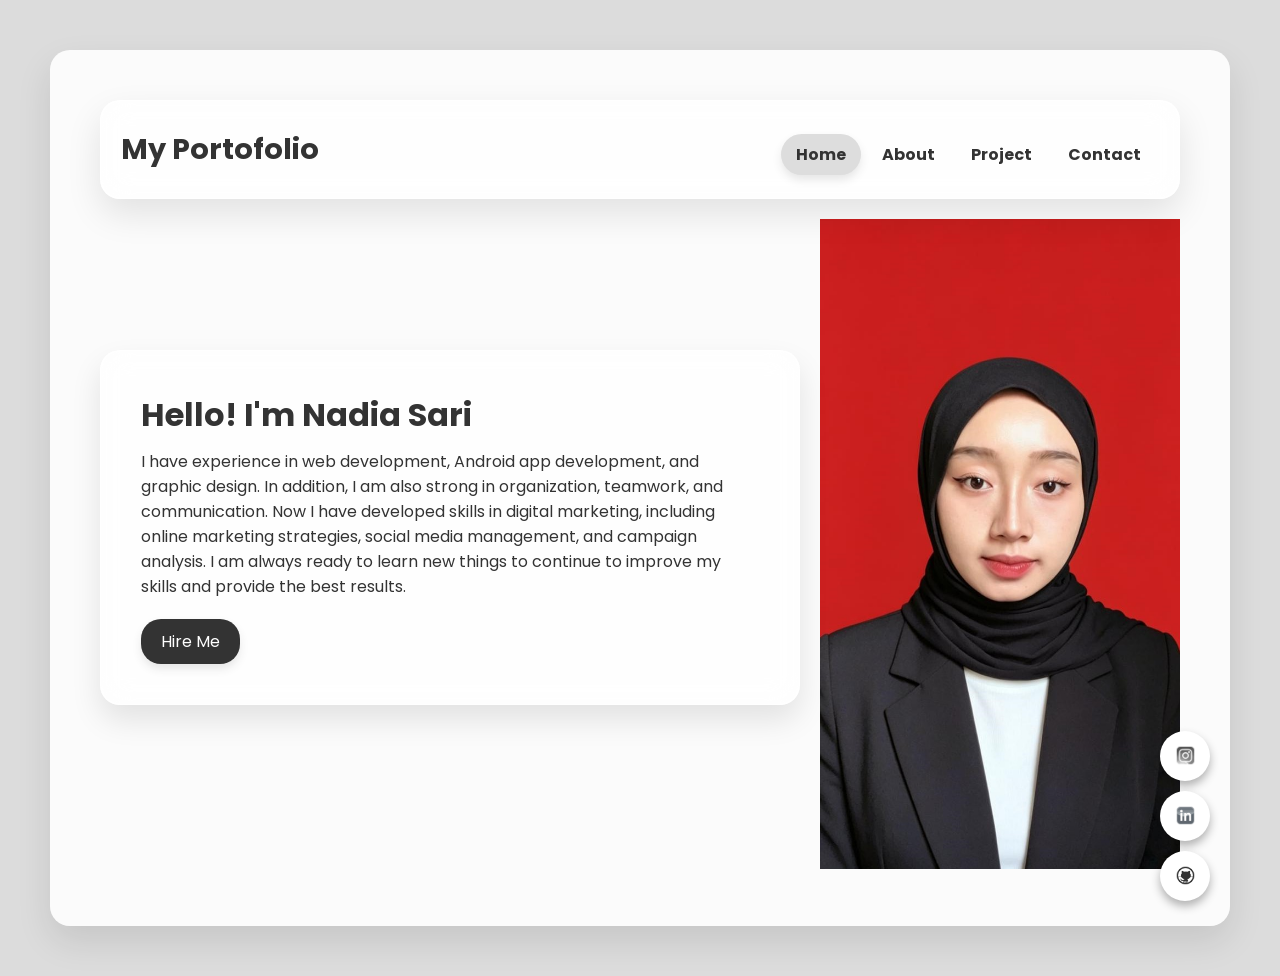
<file: index.html>
<!DOCTYPE html>
<html lang="en">
  <head>
    <meta charset="UTF-8" />
    <meta name="viewport" content="width=device-width, initial-scale=1.0" />
    <title>My Portfolio</title>
    <link rel="stylesheet" href="assets/css/style.css" />
    <link rel="stylesheet" href="https://unpkg.com/boxicons@latest/css/boxicons.min.css">
    <link href="assets/img/icon.png" rel="icon">
    <link href="assets/img/icon.png" rel="apple-touch-icon">
  </head>
  <body>
    <section>
      <div class="container" >
        <header>
          <a href="#" class="logo">My Portofolio</a>
          <ul>
            <li><a href="index.html" class="active">Home</a></li>
            <li><a href="about.html">About</a></li>
            <li><a href="project.html">Project</a></li>
            <li><a href="contact.html">Contact</a></li>
          </ul>
        </header>
        <div class="content">
          <h2>Hello! I'm Nadia Sari</h2>
          <p>I have experience in web development, Android app development, and graphic design. In addition, I am also strong in organization, teamwork, and communication. Now I have developed skills in digital marketing, including online marketing strategies, social media management, and campaign analysis. I am always ready to learn new things to continue to improve my skills and provide the best results.</p>
          <a href="contact.html">Hire Me</a>
        </div>
        <div class="imgBox">
          <img src="assets/img/P.jpeg" alt="" />
        </div>
        <ul class="icon">
          <li><a href="https://www.instagram.com/nadiaaaa_sari_/"><img src="assets/img/instagram.png" alt="Instagram"/></a></li>
          <li><a href="https://www.linkedin.com/in/nadia-sari-nanad/"><img src="assets/img/linkedin.png" alt="LinkedIn"/></a></li>
          <li><a href="https://github.com/nadiasarinanad"><img src="assets/img/github.png" alt="TikTok"/></a></li>
        </ul>
        <div class="notes"></div>
      </div>
    </section>
  </body>
</html>
</file>
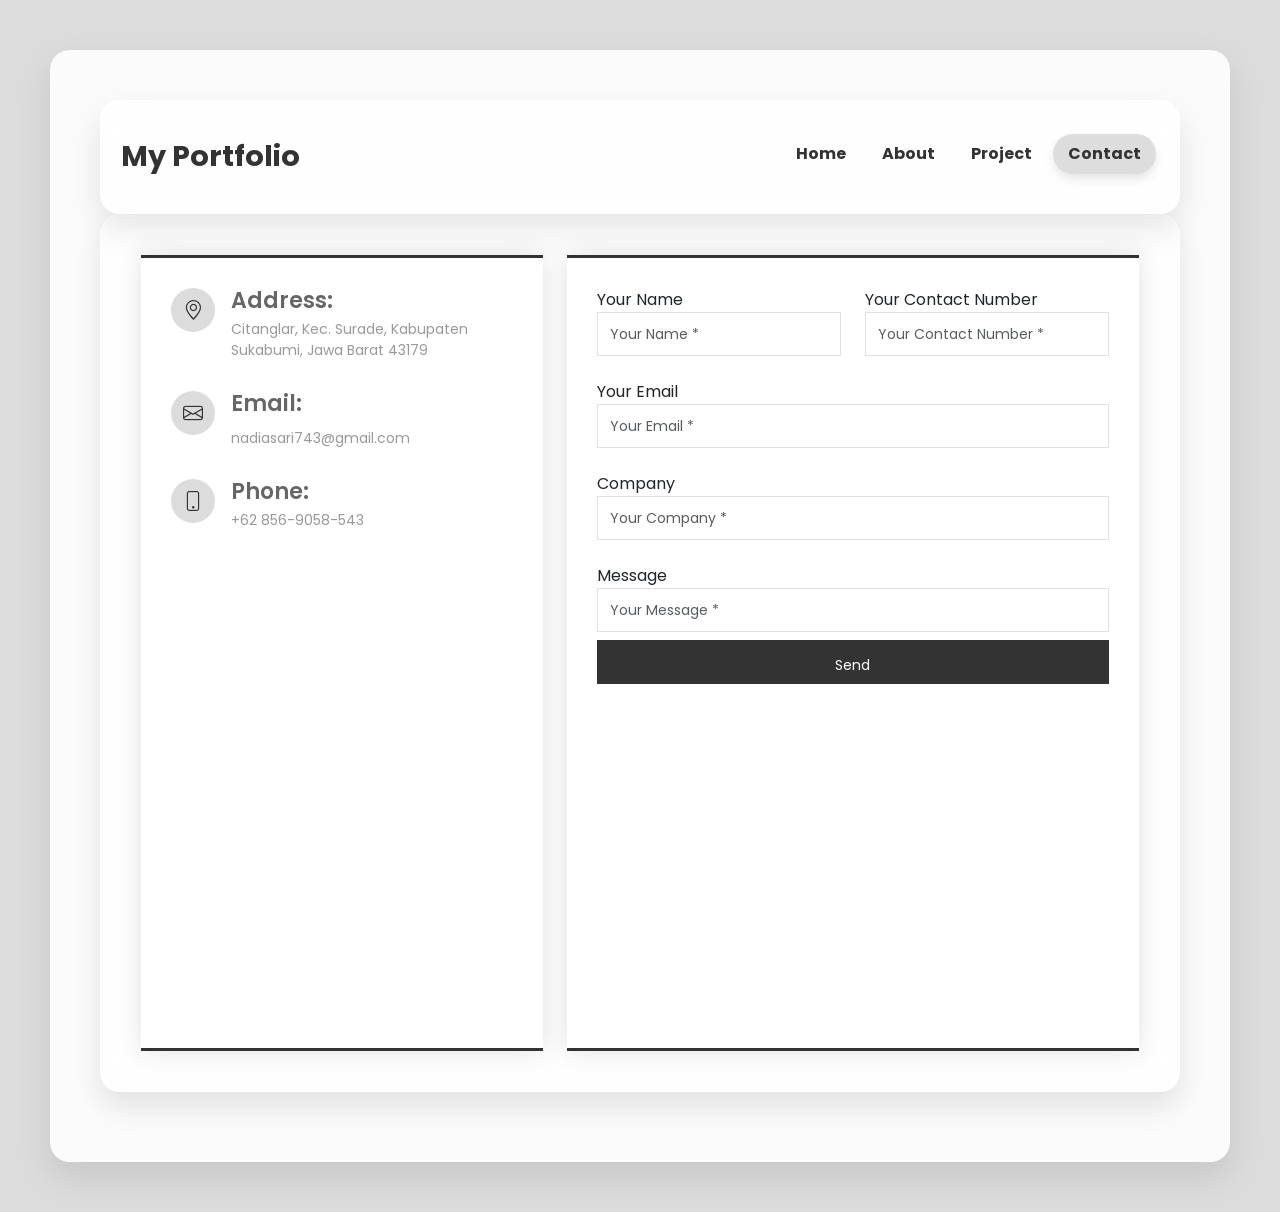
<file: contact.html>
<!DOCTYPE html>
<html lang="en">
    <head>
        <meta charset="utf-8">
        <meta content="width=device-width, initial-scale=1.0" name="viewport">
        <title>My Portfolio - Contact</title>
        <meta content="" name="description">
        <meta content="" name="keywords">
        <link href="assets/img/icon.png" rel="icon">
        <link href="assets/img/icon.png" rel="apple-touch-icon">
        <link href="https://fonts.googleapis.com/css?family=Open+Sans:300,300i,400,400i,600,600i,700,700i|Montserrat:300,400,500,700" rel="stylesheet">
        <link href="assets/vendor/aos/aos.css" rel="stylesheet">
        <link href="assets/vendor/bootstrap/css/bootstrap.min.css" rel="stylesheet">
        <link href="assets/vendor/bootstrap-icons/bootstrap-icons.css" rel="stylesheet">
        <link href="assets/vendor/glightbox/css/glightbox.min.css" rel="stylesheet">
        <link href="assets/vendor/swiper/swiper-bundle.min.css" rel="stylesheet">
        <link href="assets/css/contact.css" rel="stylesheet">
    </head>
    <body>
        <section id="contact" class="contact">
            <div class="container">
                <header>
                    <a href="#" class="logo">My Portfolio</a>
                    <ul>
                        <li><a href="index.html">Home</a></li>
                        <li><a href="about.html">About</a></li>
                        <li><a href="project.html">Project</a></li>
                        <li><a href="contact.html" class="active">Contact</a></li>
                    </ul>
                </header>
                <div class="content">
                    <div class="row">
                        <div class="col-lg-5 d-flex align-items-stretch" data-aos="fade-up" data-aos-delay="100">
                            <div class="info">
                                <div class="address">
                                    <i class="bi bi-geo-alt"></i>
                                    <h4>Address:</h4>
                                    <p>Citanglar, Kec. Surade, Kabupaten Sukabumi, Jawa Barat 43179 </p>
                                </div>
                                <div class="email">
                                    <i class="bi bi-envelope"></i>
                                    <h4>Email:</h4>
                                    <p>nadiasari743@gmail.com</p>
                                </div>
                                <div class="phone">
                                    <i class="bi bi-phone"></i>
                                    <h4>Phone:</h4>
                                    <p>+62 856-9058-543</p>
                                </div>
                                <iframe
                                    src="https://www.google.com/maps/embed?pb=!1m18!1m12!1m3!1d3957.335437277413!2d106.579337!3d-7.3161641999999985!2m3!1f0!2f0!3f0!3m2!1i1024!2i768!4f13.1!3m3!1m2!1s0x2e6802df01192cdf%3A0x8cb4bd58a2787253!2sJl.%20Citanglar%2C%20Citanglar%2C%20Kec.%20Surade%2C%20Kabupaten%20Sukabumi%2C%20Jawa%20Barat%2043179!5e0!3m2!1sid!2sid!4v1736830819476!5m2!1sid!2sid" width="350" height="450" style="border:0;" allowfullscreen="" loading="lazy" referrerpolicy="no-referrer-when-downgrade"
                                    frameborder="0" style="border:0; width: 100%; height: 290px;" allowfullscreen></iframe>
                            </div>
                        </div>
                        <div class="col-lg-7 mt-5 mt-lg-0 d-flex align-items-stretch" data-aos="fade-up"
                            data-aos-delay="200">
                            <form autocomplete="off" class="php-email-form">
                                <div class="row">
                                    <div class="form-group col-md-6">
                                        <label for="name">Your Name</label>
                                        <input type="text" name="Name" id="name" class="form-control"
                                            placeholder="Your Name *" value="" required="" />
                                    </div>
                                    <div class="form-group col-md-6 mt-3 mt-md-0">
                                        <label for="name">Your Contact Number</label>
                                        <input type="number" name="Phone" id="phone" class="form-control"
                                            placeholder="Your Contact Number *" value="" required="" />
                                    </div>
                                </div>
                                <div class="form-group mt-3">
                                    <label for="name">Your Email</label>
                                    <input type="text" name="Email" id="email" class="form-control"
                                        placeholder="Your Email *" value="" required="" />
                                </div>
                                <div class="form-group mt-3">
                                    <label for="name">Company</label>
                                    <input type="text" name="Company" id="company" class="form-control"
                                        placeholder="Your Company *" value="" required="" />
                                </div>
                                <div class="form-group mt-3">
                                    <label for="name">Message</label>
                                    <input type="text" name="Message" id="message" class="form-control"
                                        placeholder="Your Message *" value="" required="" />
                                </div>
                                <div class="text-center">
                                    <input type="button" name="submit" class="btnSubmit btn-block btn-primary"
                                        onclick="gotowhatsapp()" value="Send" />
                                </div>
                            </form>
                        </div>
                    </div>
                </div>
            </div>
        </section>
        <script src="assets/vendor/purecounter/purecounter_vanilla.js"></script>
        <script src="assets/vendor/aos/aos.js"></script>
        <script src="assets/vendor/bootstrap/js/bootstrap.bundle.min.js"></script>
        <script src="assets/vendor/glightbox/js/glightbox.min.js"></script>
        <script src="assets/vendor/isotope-layout/isotope.pkgd.min.js"></script>
        <script src="assets/vendor/swiper/swiper-bundle.min.js"></script>
        <script src="assets/vendor/php-email-form/validate.js"></script>
        <script src="assets/js/main.js"></script>
        <script src="https://maxcdn.bootstrapcdn.com/bootstrap/4.1.1/js/bootstrap.min.js"></script>
        <script src="https://cdnjs.cloudflare.com/ajax/libs/jquery/3.2.1/jquery.min.js"></script>
        <script>
            function gotowhatsapp() {
                var name = document.getElementById("name").value;
                var phone = document.getElementById("phone").value;
                var email = document.getElementById("email").value;
                var company = document.getElementById("company").value;
                var message = document.getElementById("message").value;
                var url = "https://wa.me/628569058543?text=" +
                    "Name: " + name + "%0a" +
                    "Contact Number: " + phone + "%0a" +
                    "Email: " + email + "%0a" +
                    "Company: " + company + "%0a" +
                    "Message: " + message;
                window.open(url, '_blank').focus();
            }
        </script>
    </body>
</html>
</file>
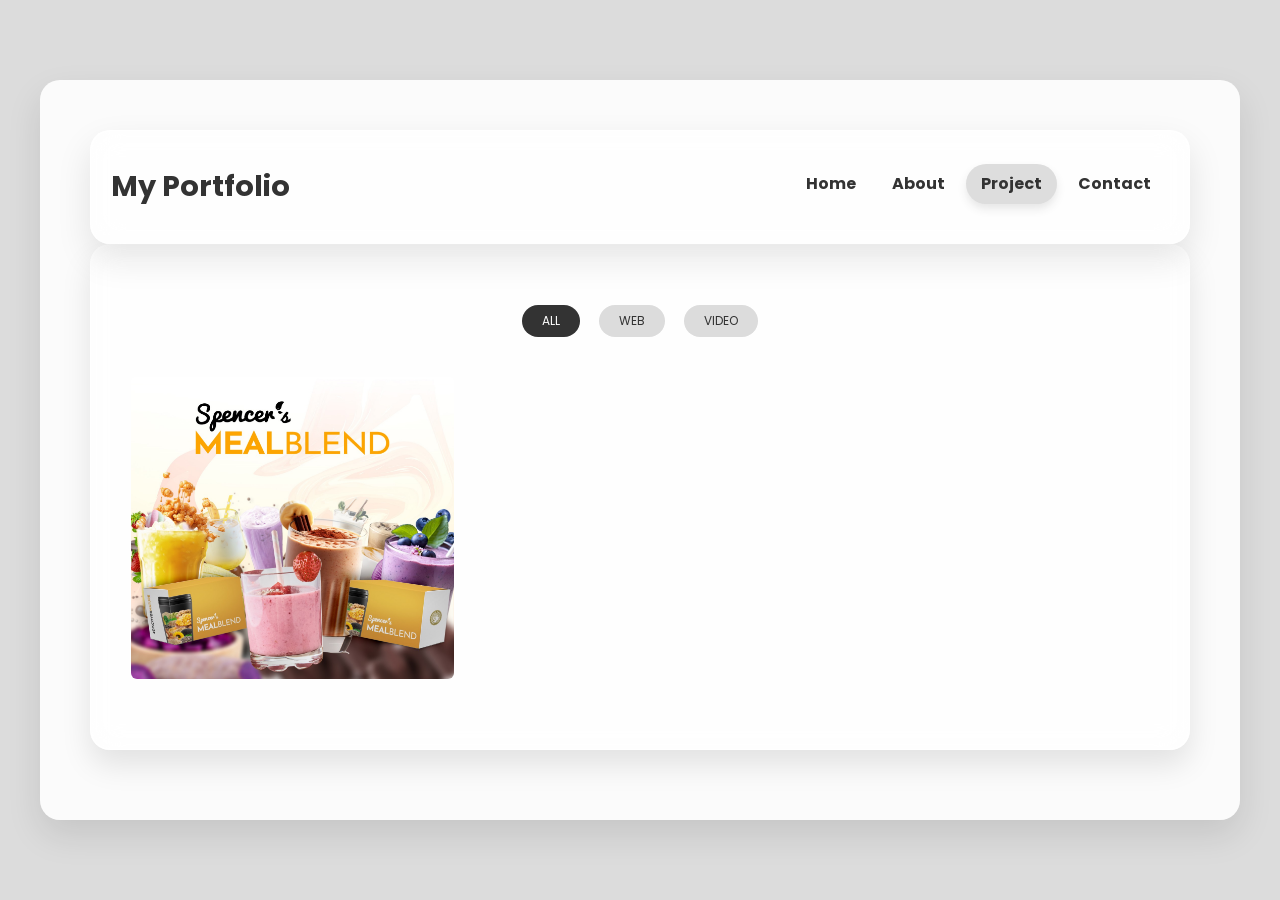
<file: project.html>
<!DOCTYPE html>
<html lang="en">
  <head>
    <meta charset="utf-8">
    <meta content="width=device-width, initial-scale=1.0" name="viewport">
    <title>My Portfolio - Project</title>
    <meta content="" name="description">
    <meta content="" name="keywords">
    <link href="assets/img/icon.png" rel="icon">
    <link href="assets/img/icon.png" rel="apple-touch-icon">
    <link href="https://fonts.googleapis.com/css?family=Open+Sans:300,300i,400,400i,600,600i,700,700i|Montserrat:300,400,500,700" rel="stylesheet">
    <link href="assets/vendor/aos/aos.css" rel="stylesheet">
    <link href="assets/vendor/bootstrap/css/bootstrap.min.css" rel="stylesheet">
    <link href="assets/vendor/bootstrap-icons/bootstrap-icons.css" rel="stylesheet">
    <link href="assets/vendor/glightbox/css/glightbox.min.css" rel="stylesheet">
    <link href="assets/vendor/swiper/swiper-bundle.min.css" rel="stylesheet">
    <link href="assets/css/project.css" rel="stylesheet">
  </head>
  <body>
    <section id="portfolio" class="clearfix">
      <div class="container">
        <header>
          <a href="#" class="logo">My Portfolio</a>
          <ul>
            <li><a href="index.html">Home</a></li>
            <li><a href="about.html">About</a></li>
            <li><a href="project.html" class="active">Project</a></li>
            <li><a href="contact.html">Contact</a></li>
          </ul>
        </header>
        <div class="content">
          <div class="row" data-aos="fade-up" data-aos-delay="100">
            <div class="col-lg-12">
              <ul id="portfolio-flters">
                <li data-filter="*" class="filter-active">All</li>
                <li data-filter=".filter-web">Web</li>
                <li data-filter=".filter-video">Video</li>
              </ul>
            </div>
          </div>
          <div class="row portfolio-container" data-aos="fade-up" data-aos-delay="200">
            <div class="col-lg-4 col-md-6 portfolio-item filter-web">
              <div class="portfolio-wrap">
                <img src="assets/img/mealblend.jpg" class="img-fluid" alt="">
                <div class="portfolio-info">
                  <h4><a href="">Spencer's MealBlend</a></h4>
                  <p>Web</p>
                  <div>
                    <a href="assets/img/portfolio/" class="portfolio-lightbox link-preview" data-gallery="portfolioGallery" title="ThermoEgg"><i class="bi bi-plus"></i></a>
                    <a href="https://nadiasarinanad.github.io/Spencer-s-MealBlend-By-Amerta/" class="link-details" title="More Details"><i class="bi bi-link"></i></a>
                  </div>
                  </div>
                </div>
              </div>
            </div>
          </div>
        </div>
      </div>
    </section>
    <script src="assets/vendor/purecounter/purecounter_vanilla.js"></script>
    <script src="assets/vendor/aos/aos.js"></script>
    <script src="assets/vendor/bootstrap/js/bootstrap.bundle.min.js"></script>
    <script src="assets/vendor/glightbox/js/glightbox.min.js"></script>
    <script src="assets/vendor/isotope-layout/isotope.pkgd.min.js"></script>
    <script src="assets/vendor/swiper/swiper-bundle.min.js"></script>
    <script src="assets/vendor/php-email-form/validate.js"></script>
    <script src="assets/js/main.js"></script>
  </body>
</html>
</file>
<file: assets/css/style.css>
@import url("https://fonts.googleapis.com/css2?family=Poppins:wght@400;700&display=swap");

* {
    margin: 0;
    padding: 0;
    box-sizing: border-box;
    font-family: "Poppins", sans-serif;
}

section {
    display: flex;
    justify-content: center;
    align-items: center;
    min-height: 100vh;
    padding: 50px;
    background-color: #dcdcdc;
}

.container {
    position: relative;
    width: 100%;
    max-width: 1200px;
    min-height: calc(100vh - 280px);
    min-height: 300px;
    background: rgba(255, 255, 255, 0.9);
    box-shadow: 0 15px 35px rgba(0, 0, 0, 0.1);
    border-radius: 20px;
    display: flex;
    align-items: center;
    justify-content: space-between;
    padding: 50px;
    flex-wrap: wrap;
    flex-direction: row;
}

header {
    position: relative;
    padding: 20px;
    display: flex;
    justify-content: space-between;
    align-items: center;
    background: rgba(255, 255, 255, 0.8);
    box-shadow: 0 15px 35px rgba(0, 0, 0, 0.1);
    border-radius: 20px;
    backdrop-filter: blur(15px);
    border: 1px solid rgba(255, 255, 255, 0.25);
    border-top: 1px solid rgba(255, 255, 255, 0.5);
    border-left: 1px solid rgba(255, 255, 255, 0.5);
    width: 100%;
    z-index: 2;
}

header .logo {
    color: #333;
    font-weight: 700;
    text-decoration: none;
    font-size: 1.8em;
}

header ul {
    display: flex;
    flex-wrap: wrap;
    justify-content: center;
    margin-top: 10px;
}

header ul li {
    list-style: none;
    margin: 3px;
}

header ul li a {
    text-decoration: none;
    color: #333;
    font-weight: bold;
    padding: 8px 15px;
    border-radius: 25px;
    display: inline-block;
}

header ul li a:hover,
header ul li a.active {
    background-color: #ddd;
    box-shadow: 0 5px 10px rgba(0, 0, 0, 0.1);
}

.content {
    max-width: 700px;
    width: 100%;
    box-shadow: 0 15px 30px rgba(0, 0, 0, 0.1);
    border-radius: 20px;
    backdrop-filter: blur(15px);
    border: 1px solid rgba(255, 255, 255, 0.25);
    border-top: 1px solid rgba(255, 255, 255, 0.5);
    border-left: 1px solid rgba(255, 255, 255, 0.5);
    padding: 40px;
    margin-bottom: 20px;
    background-color: rgba(255, 255, 255, 0.8);
    z-index: 1;
}

.content h2 {
    padding-bottom: 10px;
    font-size: 2em;
    color: #333;
}

.content p {
    font-size: 1em;
    color: #333;
}

.content a {
    display: inline-block;
    padding: 10px 20px;
    background-color: #333;
    color: #fff;
    margin-top: 20px;
    border-radius: 20px;
    text-decoration: none;
    font-size: 1em;
    box-shadow: 0 5px 10px rgba(0, 0, 0, 0.1);
}

.content a:hover {
    background-color: #666;
}

.imgBox {
    flex: 1;
    margin-left: 20px;
    margin-top: 20px;
}

.imgBox img {
    width: 100%;
    max-width: 500px;
    animation: animate 5s linear infinite;
}

.icon {
    position: absolute;
    right: 20px;
    bottom: 20px;
    display: flex;
    justify-content: center;
    flex-direction: column;
}

.icon li {
    list-style: none;
}

.icon li a {
    text-decoration: none;
    width: 50px;
    height: 50px;
    background-color: #fff;
    display: flex;
    justify-content: center;
    align-items: center;
    border-radius: 50%;
    margin: 5px 0;
    box-shadow: 0 5px 10px rgba(0, 0, 0, 0.3);
}

.icon li a img {
    width: 25px;
    transform: scale(0.7);
    transition: 0.55s;
}

.icon li:hover a img {
    transform: scale(0.7) rotate(300deg);
}

@media screen and (max-width: 768px) {
    header .logo {
        font-size: 1.5em;
    }
}

@media screen and (max-width: 600px) {
    .container {
        flex-direction: column-reverse;
    }
    header ul {
        width: 100%;
        justify-content: center;
    }
    .content {
        padding-left: 20px;
        padding-right: 20px;
        margin-top: 0;
    }
    .imgBox {
        margin-left: 20px;
        margin-top: 20px;
        order: 0;
    }
    .icon {
        flex-direction: row;
        right: 0;
        bottom: auto;
        top: 20px;
    }
    .icon li a {
        width: 40px;
        height: 40px;
    }
    .icon li a img {
        width: 20px;
    }
}
</file>
<file: assets/css/contact.css>
@import url("https://fonts.googleapis.com/css2?family=Poppins:wght@400;700&display=swap");

* {
    margin: 0;
    padding: 0;
    box-sizing: border-box;
    font-family: "Poppins", sans-serif;
  }
  
  section {
    display: flex;
    justify-content: center;
    align-items: center;
    min-height: 10vh;
    padding: 50px;
    background-color: #dcdcdc;
  }
  
  .container {
    position: relative;
    width: 100%;
    max-width: 1200px;
    min-height: calc(100vh - 280px);
    min-height: 300px;
    background: rgba(255, 255, 255, 0.9);
    box-shadow: 0 15px 35px rgba(0, 0, 0, 0.1);
    border-radius: 20px;
    display: flex;
    align-items: center;
    justify-content: space-between;
    padding: 50px;
    flex-wrap: wrap;
    flex-direction: row;
  }
  
  p {
    padding: 0;
    margin: 0 0 30px 0;
  }
  
  h1,
  h2,
  h3,
  h4,
  h5,
  h6 {
    font-family: "Poppins", sans-serif;
    font-weight: 400;
    margin: 0 0 20px 0;
    padding: 0;
  }
  
  header {
    position: relative;
    padding: 20px;
    display: flex;
    justify-content: space-between;
    align-items: center;
    background: rgba(255, 255, 255, 0.8);
    box-shadow: 0 15px 35px rgba(0, 0, 0, 0.1);
    border-radius: 20px;
    backdrop-filter: blur(15px);
    border: 1px solid rgba(255, 255, 255, 0.25);
    border-top: 1px solid rgba(255, 255, 255, 0.5);
    border-left: 1px solid rgba(255, 255, 255, 0.5);
    width: 100%;
    z-index: 2;
  }
  
  header .logo {
    color: #333;
    font-weight: 700;
    text-decoration: none;
    font-size: 1.8em;
  }
  
  header ul {
    display: flex;
    flex-wrap: wrap;
    justify-content: center;
    margin-top: 10px;
  }
  
  header ul li {
    list-style: none;
    margin: 3px;
  }
  
  header ul li a {
    text-decoration: none;
    color: #333;
    font-weight: bold;
    padding: 8px 15px;
    border-radius: 25px;
    display: inline-block;
  }
  
  header ul li a:hover,
  header ul li a.active {
    background-color: #ddd;
    box-shadow: 0 5px 10px rgba(0, 0, 0, 0.1);
  }
  
  .content {
    max-width: 1200px;
    width: 100%;
    box-shadow: 0 15px 30px rgba(0, 0, 0, 0.1);
    border-radius: 20px;
    backdrop-filter: blur(15px);
    border: 1px solid rgba(255, 255, 255, 0.25);
    border-top: 1px solid rgba(255, 255, 255, 0.5);
    border-left: 1px solid rgba(255, 255, 255, 0.5);
    padding: 40px;
    margin-bottom: 20px;
    background-color: rgba(255, 255, 255, 0.8);
    z-index: 1;
  }
  
  .contact .info {
    border-top: 3px solid #333;
    border-bottom: 3px solid #333;
    padding: 30px;
    background: #fff;
    width: 100%;
    box-shadow: 0 0 24px 0 rgba(0, 0, 0, 0.12);
  }
  
  .contact .info i {
    font-size: 20px;
    color: #333;
    float: left;
    width: 44px;
    height: 44px;
    background: #dcdcdc;
    display: flex;
    justify-content: center;
    align-items: center;
    border-radius: 50px;
    transition: all 0.3s ease-in-out;
  }
  
  .contact .info h4 {
    padding: 0 0 0 60px;
    font-size: 22px;
    font-weight: 600;
    margin-bottom: 5px;
    color: #666;
  }
  
  .contact .info p {
    padding: 0 0 10px 60px;
    margin-bottom: 20px;
    font-size: 14px;
    color: #999;
  }
  
  .contact .info .email p {
    padding-top: 5px;
  }
  
  .contact .info .social-links {
    padding-left: 60px;
  }
  
  .contact .info .social-links a {
    font-size: 18px;
    display: inline-block;
    background: #333;
    color: #fff;
    line-height: 1;
    padding: 8px 0;
    border-radius: 50%;
    text-align: center;
    width: 36px;
    height: 36px;
    transition: 0.3s;
    margin-right: 10px;
  }
  
  .contact .info .social-links a:hover {
    background: #666;
    color: #fff;
  }
  
  .contact .info .email:hover i,
  .contact .info .address:hover i,
  .contact .info .phone:hover i {
    background: #666;
    color: #fff;
  }
  
  .contact .php-email-form {
    width: 100%;
    border-top: 3px solid #333;
    border-bottom: 3px solid #333;
    padding: 30px;
    background: #fff;
    box-shadow: 0 0 24px 0 rgba(0, 0, 0, 0.12);
  }
  
  .contact .php-email-form .form-group {
    padding-bottom: 8px;
  }
  
  .contact .php-email-form .error-message {
    display: none;
    color: #fff;
    background: #ed3c0d;
    text-align: left;
    padding: 15px;
    font-weight: 600;
  }
  
  .contact .php-email-form .error-message br+br {
    margin-top: 25px;
  }
  
  .contact .php-email-form .sent-message {
    display: none;
    color: #fff;
    background: #18d26e;
    text-align: center;
    padding: 15px;
    font-weight: 600;
  }
  
  .contact .php-email-form .loading {
    display: none;
    background: #fff;
    text-align: center;
    padding: 15px;
  }
  
  .contact .php-email-form .loading:before {
    content: "";
    display: inline-block;
    border-radius: 50%;
    width: 24px;
    height: 24px;
    margin: 0 10px -6px 0;
    border: 3px solid #18d26e;
    border-top-color: #eee;
    animation: animate-loading 1s linear infinite;
  }
  
  .contact .php-email-form input,
  .contact .php-email-form textarea {
    border-radius: 0;
    box-shadow: none;
    font-size: 14px;
  }
  
  .contact .php-email-form input {
    height: 44px;
  }
  
  .contact .php-email-form textarea {
    padding: 10px 12px;
  }
  
  .btnSubmit {
    width: 100%;
    padding: 15px;
    font-size: 16px;
    background-color: #333;
    border: 0;
    color: #fff;
    transition: 0.4s;
    border-radius: 4px;
    cursor: pointer;
  }
  
  .btnSubmit:hover {
    background-color: #666;
  }
</file>
<file: assets/css/project.css>
@import url("https://fonts.googleapis.com/css2?family=Poppins:wght@400;700&display=swap");

* {
  margin: 0;
  padding: 0;
  box-sizing: border-box;
  font-family: "Poppins", sans-serif;
}

section {
  display: flex;
  justify-content: center;
  align-items: center;
  min-height: 100vh;
  padding: 50px;
  background-color: #dcdcdc;
}

.container {
  position: relative;
  width: 100%;
  max-width: 1200px;
  min-height: calc(100vh - 280px);
  min-height: 300px;
  background: rgba(255, 255, 255, 0.9);
  box-shadow: 0 15px 35px rgba(0, 0, 0, 0.1);
  border-radius: 20px;
  display: flex;
  align-items: center;
  justify-content: space-between;
  padding: 50px;
  flex-wrap: wrap;
  flex-direction: row;
}

p {
  padding: 0;
  margin: 0 0 30px 0;
}

h1,
h2,
h3,
h4,
h5,
h6 {
  font-family: "Poppins", sans-serif;
  font-weight: 400;
  margin: 0 0 20px 0;
  padding: 0;
}

header {
  position: relative;
  padding: 20px;
  display: flex;
  justify-content: space-between;
  align-items: center;
  background: rgba(255, 255, 255, 0.8);
  box-shadow: 0 15px 35px rgba(0, 0, 0, 0.1);
  border-radius: 20px;
  backdrop-filter: blur(15px);
  border: 1px solid rgba(255, 255, 255, 0.25);
  border-top: 1px solid rgba(255, 255, 255, 0.5);
  border-left: 1px solid rgba(255, 255, 255, 0.5);
  width: 100%;
  z-index: 2;
}

header .logo {
  color: #333;
  font-weight: 700;
  text-decoration: none;
  font-size: 1.8em;
}

header ul {
  display: flex;
  flex-wrap: wrap;
  justify-content: center;
  margin-top: 10px;
}

header ul li {
  list-style: none;
  margin: 3px;
}

header ul li a {
  text-decoration: none;
  color: #333;
  font-weight: bold;
  padding: 8px 15px;
  border-radius: 25px;
  display: inline-block;
}

header ul li a:hover,
header ul li a.active {
  background-color: #ddd;
  box-shadow: 0 5px 10px rgba(0, 0, 0, 0.1);
}

.content {
  max-width: 1200px;
  width: 100%;
  box-shadow: 0 15px 30px rgba(0, 0, 0, 0.1);
  border-radius: 20px;
  backdrop-filter: blur(15px);
  border: 1px solid rgba(255, 255, 255, 0.25);
  border-top: 1px solid rgba(255, 255, 255, 0.5);
  border-left: 1px solid rgba(255, 255, 255, 0.5);
  padding: 40px;
  margin-bottom: 20px;
  background-color: rgba(255, 255, 255, 0.8);
  z-index: 1;
}

#portfolio {
  padding: 60px 0;
  box-shadow: 0px 0px 12px 0px rgba(0, 0, 0, 0.1);
}

#portfolio #portfolio-flters {
  padding: 0;
  margin: 5px 0 35px 0;
  list-style: none;
  text-align: center;
}

#portfolio #portfolio-flters li {
  cursor: pointer;
  margin: 15px 15px 15px 0;
  display: inline-block;
  padding: 6px 20px;
  font-size: 12px;
  line-height: 20px;
  color: #333;
  border-radius: 50px;
  text-transform: uppercase;
  background: #dcdcdc;
  margin-bottom: 5px;
  transition: all 0.3s ease-in-out;
}

#portfolio #portfolio-flters li:hover,
#portfolio #portfolio-flters li.filter-active {
  background: #333;
  color: #fff;
}

#portfolio #portfolio-flters li:last-child {
  margin-right: 0;
}

#portfolio .portfolio-item {
  position: relative;
  overflow: hidden;
  margin-bottom: 30px;
}

#portfolio .portfolio-item .portfolio-wrap {
  overflow: hidden;
  position: relative;
  border-radius: 6px;
  margin: 0;
}

#portfolio .portfolio-item .portfolio-wrap:hover img {
  opacity: 0.4;
  transition: 0.3s;
}

#portfolio .portfolio-item .portfolio-wrap .portfolio-info {
  position: absolute;
  top: 0;
  right: 0;
  bottom: 0;
  left: 0;
  display: flex;
  justify-content: center;
  align-items: center;
  flex-direction: column;
  text-align: center;
  opacity: 0;
  transition: 0.2s linear;
}

#portfolio .portfolio-item .portfolio-wrap .portfolio-info h4 {
  font-size: 22px;
  line-height: 1px;
  font-weight: 700;
  margin-bottom: 14px;
  padding-bottom: 0;
}

#portfolio .portfolio-item .portfolio-wrap .portfolio-info h4 a {
  color: #fff;
}

#portfolio .portfolio-item .portfolio-wrap .portfolio-info h4 a:hover {
  color: #333;
}

#portfolio .portfolio-item .portfolio-wrap .portfolio-info p {
  padding: 0;
  margin: 0;
  color: #dcdcdc;
  font-weight: 500;
  font-size: 14px;
  text-transform: uppercase;
}

#portfolio .portfolio-item .portfolio-wrap .portfolio-info .link-preview,
#portfolio .portfolio-item .portfolio-wrap .portfolio-info .link-details {
  display: inline-flex;
  align-items: center;
  justify-content: center;
  line-height: 1;
  width: 36px;
  height: 36px;
  background: #333;
  border-radius: 50%;
  margin: 10px 4px 0 4px;
}

#portfolio .portfolio-item .portfolio-wrap .portfolio-info .link-preview i,
#portfolio .portfolio-item .portfolio-wrap .portfolio-info .link-details i {
  font-size: 22px;
  color: #fff;
  line-height: 0;
}

#portfolio .portfolio-item .portfolio-wrap .portfolio-info .link-preview:hover,
#portfolio .portfolio-item .portfolio-wrap .portfolio-info .link-details:hover {
  background: #666;
}

#portfolio .portfolio-item .portfolio-wrap .portfolio-info .link-preview:hover i,
#portfolio .portfolio-item .portfolio-wrap .portfolio-info .link-details:hover i {
  color: #fff;
}

#portfolio .portfolio-item .portfolio-wrap:hover {
  background: #333;
}

#portfolio .portfolio-item .portfolio-wrap:hover .portfolio-info {
  opacity: 1;
}

.portfolio-details {
  padding-top: 40px;
}

.portfolio-details .portfolio-details-slider img {
  width: 100%;
}

.portfolio-details .portfolio-details-slider .swiper-pagination {
  margin-top: 20px;
  position: relative;
}

.portfolio-details .portfolio-details-slider .swiper-pagination .swiper-pagination-bullet {
  width: 12px;
  height: 12px;
  background-color: #fff;
  opacity: 1;
  border: 1px solid #333;
}

.portfolio-details .portfolio-details-slider .swiper-pagination .swiper-pagination-bullet-active {
  background-color: #333;
}

.portfolio-details .portfolio-info {
  padding: 30px;
  box-shadow: 0px 0 30px rgba(40, 61, 80, 0.08);
}

.portfolio-details .portfolio-info h3 {
  font-size: 22px;
  font-weight: 700;
  margin-bottom: 20px;
  padding-bottom: 20px;
  border-bottom: 1px solid #eee;
}

.portfolio-details .portfolio-info ul {
  list-style: none;
  padding: 0;
  font-size: 15px;
}

.portfolio-details .portfolio-info ul li+li {
  margin-top: 10px;
}

.portfolio-details .portfolio-description {
  padding-top: 30px;
}

.portfolio-details .portfolio-description h2 {
  font-size: 26px;
  font-weight: 700;
  margin-bottom: 20px;
}

.portfolio-details .portfolio-description p {
  padding: 0;
}
</file>
